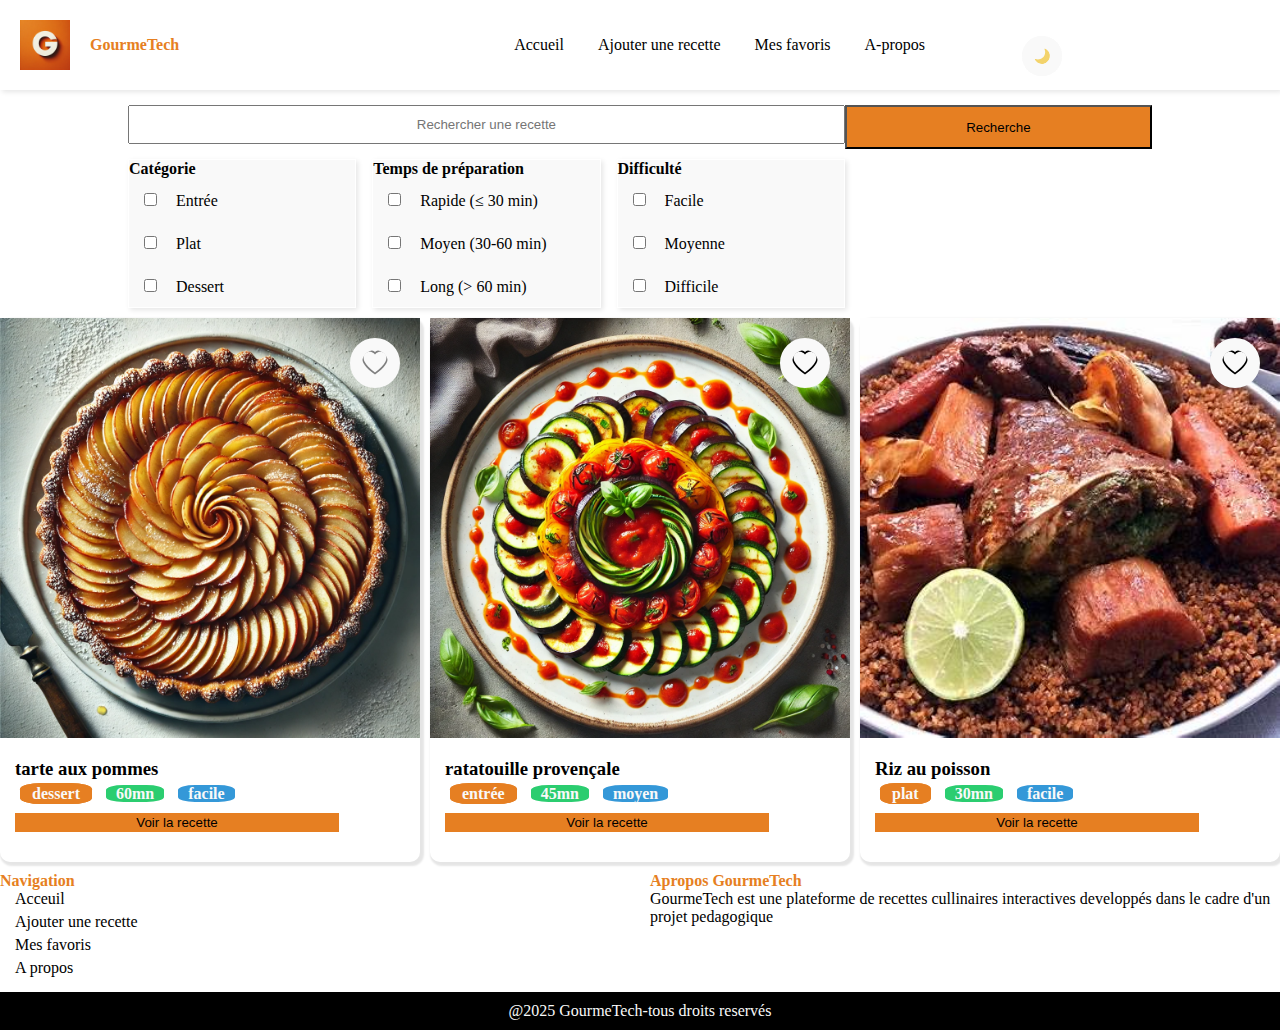
<file: index.html>
<!DOCTYPE html>
<html lang="fr">
<head>
    <meta charset="UTF-8">
    <meta name="viewport" content="width=device-width, initial-scale=1.0">
    <title>TP-GourmeTech</title>
    <link rel="stylesheet" href="css/style.css">
    <script src="js/script.js"defer></script>
</head>
<body>
   
    <header>
        <a href="index.html"> <img src="assets/image/logo.webp"width="20" height="50" alt="Logo de GourmeTech"> </a>
        <span>GourmeTech</span>
       
       
            <button class="burger">
                <svg viewBox="0 0 100 100" width="40" height="40" fill="#000">
                    <rect y="7" width="100" height="15"></rect>
                    <rect y="42" width="100" height="15"></rect>
                    <rect y="78" width="100" height="15"></rect>
                </svg>
    
            </button>
       
   
     
        <!-- navigation -->
        <nav class="menu">
           
            <ul>
                <li><a href="index.html">Accueil</a></li>
                <li><a href="recette.html">Ajouter une recette</a></li>
                <li><a href="favoris.html">Mes favoris</a></li>
                <li><a href="a-propos.html">A-propos</a></li>
            </ul>
        </nav>
       
    </svg>
    <svg id="sun-icon" xmlns="http://www.w3.org/2000/svg" width="24" height="24" fill="none" viewBox="0 0 24 24" stroke="currentColor">
        <path stroke-linecap="round" stroke-linejoin="round" stroke-width="2" d="M12 4V2m0 20v-2m8.66-5.34l1.42-1.42m-16.97 0l-1.42-1.42m14.66-9.66l1.42 1.42m-16.97 0l-1.42-1.42m3.37 7.59A4.992 4.992 0 0012 16a4.992 4.992 0 004.93-3.77m-4.93-5.91a4.992 4.992 0 00-4.93 3.77m9.86 0A4.992 4.992 0 0012 4a4.992 4.992 0 00-4.93 3.77"></path>
    </svg>
    <svg xmlns="http://www.w3.org/2000/svg" width="16" height="16" fill="currentColor" class="moon" viewBox="0 0 16 16">
        <path d="M6 .278a.77.77 0 0 1 .08.858 7.2 7.2 0 0 0-.878 3.46c0 4.021 3.278 7.277 7.318 7.277q.792-.001 1.533-.16a.79.79 0 0 1 .81.316.73.73 0 0 1-.031.893A8.35 8.35 0 0 1 8.344 16C3.734 16 0 12.286 0 7.71 0 4.266 2.114 1.312 5.124.06A.75.75 0 0 1 6 .278"/>
      </svg>
    
       
       
    </header>
    <main>
        <!-- Première section contenant les options de recherche et les filtres -->
        <div class="first">
            <section class="section1">
                <!-- Champ de texte pour rechercher une recette -->
                <input type="text"  id="text" placeholder="Rechercher une recette">
                <!-- Bouton de recherche -->
                <button class="button">Recherche</button>
            </section>
    
            <div class="recette">
                <!-- Section pour les catégories de recettes -->
                <section class="section2">
                    <h1>Catégorie</h1>
                    <!-- Liste des catégories avec des cases à cocher -->
                    <article class="check1">
                        <div>
                            <input type="checkbox" name="entrée" id="entrée">
                            <label for="entrée">Entrée</label>
                        </div>
                        <div>
                            <input type="checkbox" name="plat" id="plat">
                            <label for="plat">Plat</label>
                        </div>
                        <div>
                            <input type="checkbox" name="dessert" id="dessert">
                            <label for="dessert">Dessert</label>
                        </div>
                    </article>
                </section>
    
                <!-- Section pour le temps de préparation -->
                <section class="section3">
                    <h2>Temps de préparation</h2>
                    <article class="check2">
                        <div>
                            <input type="checkbox" name="temps" id="rapide">
                            <label for="rapide">Rapide (≤ 30 min)</label>
                        </div>
                        <div>
                            <input type="checkbox" name="temps" id="moyen">
                            <label for="moyen">Moyen (30-60 min)</label>
                        </div>
                        <div>
                            <input type="checkbox" name="temps" id="long">
                            <label for="long">Long (> 60 min)</label>
                        </div>
                    </article>
                </section>
    
                <!-- Section pour la difficulté de la recette -->
                <section class="section3">
                    <h2>Difficulté</h2>
                    <article class="check3">
                        <div>
                            <input type="checkbox" name="difficulte" id="facile">
                            <label for="facile">Facile</label>
                        </div>
                        <div>
                            <input type="checkbox" name="difficulte" id="moyenne">
                            <label for="moyenne">Moyenne</label>
                        </div>
                        <div>
                            <input type="checkbox" name="difficulte" id="difficile">
                            <label for="difficile">Difficile</label>
                        </div>
                    </article>
                </section>
            </div>
        </div>
    
        <!-- Deuxième section contenant les recettes affichées -->
        <div class="second">
            <section class="sect4">
                <!-- Première recette avec une catégorie, une image, et un bouton "Voir la recette" -->
                <figure data-categorie="tarte aux pommes">
                    <img src="assets/image/tarte aux pommes ia.webp" alt="tarte aux pommes généré par IA">
                    <!-- Icône de favori -->
                    <svg xmlns="http://www.w3.org/2000/svg" width="16" height="16" fill="gray" class="heart" viewBox="0 0 16 16">
                        <path d="m8 2.748-.717-.737C5.6.281 2.514.878 1.4 3.053c-.523 1.023-.641 2.5.314 4.385.92 1.815 2.834 3.989 6.286 6.357 3.452-2.368 5.365-4.542 6.286-6.357.955-1.886.838-3.362.314-4.385C13.486.878 10.4.28 8.717 2.01zM8 15C-7.333 4.868 3.279-3.04 7.824 1.143q.09.083.176.171a3 3 0 0 1 .176-.17C12.72-3.042 23.333 4.867 8 15"/>
                    </svg>
                    <figcaption>
                        <h3>tarte aux pommes</h3>
                        <!-- Informations sur la recette -->
                        <span class="orange">dessert</span>
                        <span class="vert">60mn</span>
                        <span class="bleu">facile</span>
                        <!-- Bouton pour voir la recette -->
                        <button>Voir la recette</button>
                    </figcaption>
                </figure>
    
                <!-- Deuxième recette -->
                <figure data-categorie="ratatouille">
                    <img src="assets/image/ratatouilles ia.webp" alt="ratatouille généré par IA">
                    <svg xmlns="http://www.w3.org/2000/svg" width="16" height="16" fill="currentColor" class="heart" viewBox="0 0 16 16">
                        <path d="m8 2.748-.717-.737C5.6.281 2.514.878 1.4 3.053c-.523 1.023-.641 2.5.314 4.385.92 1.815 2.834 3.989 6.286 6.357 3.452-2.368 5.365-4.542 6.286-6.357.955-1.886.838-3.362.314-4.385C13.486.878 10.4.28 8.717 2.01zM8 15C-7.333 4.868 3.279-3.04 7.824 1.143q.09.083.176.171a3 3 0 0 1 .176-.17C12.72-3.042 23.333 4.867 8 15"/>
                    </svg>
                    <figcaption>
                        <h3>ratatouille provençale</h3>
                        <span class="orange">entrée</span>
                        <span class="vert">45mn</span>
                        <span class="bleu">moyen</span>
                        <button>Voir la recette</button>
                    </figcaption>
                </figure>
    
                <!-- Troisième recette -->
                <figure data-categorie="riz au poisson">
                    <img src="assets/image/riz au poisson 3.jpg" alt="riz au poisson">
                    <svg xmlns="http://www.w3.org/2000/svg" width="16" height="16" fill="currentColor" class="heart" viewBox="0 0 16 16">
                        <path d="m8 2.748-.717-.737C5.6.281 2.514.878 1.4 3.053c-.523 1.023-.641 2.5.314 4.385.92 1.815 2.834 3.989 6.286 6.357 3.452-2.368 5.365-4.542 6.286-6.357.955-1.886.838-3.362.314-4.385C13.486.878 10.4.28 8.717 2.01zM8 15C-7.333 4.868 3.279-3.04 7.824 1.143q.09.083.176.171a3 3 0 0 1 .176-.17C12.72-3.042 23.333 4.867 8 15"/>
                    </svg>
                    <figcaption>
                        <h3>Riz au poisson</h3>
                        <span class="orange">plat</span>
                        <span class="vert">30mn</span>
                        <span class="bleu">facile</span>
                        <button>Voir la recette</button>
                    </figcaption>
                </figure>
            </section>
        </div>
    </main>
    
    <!-- Footer contenant les informations de navigation et à propos -->
    <footer>
        <div class="foot">
            <!-- Section de navigation -->
            <section>
                <h1>Navigation</h1>
                <ul>
                    <li><a href="index.html">Acceuil </a></li>
                    <li><a href="recette.html">Ajouter une recette</a></li>
                    <li><a href="favoris.html">Mes favoris</a></li>
                    <li><a href="a-propos.html">A propos</a></li>
                </ul>
            </section>
    
            <!-- Section à propos de GourmeTech -->
            <section>
                <h2>Apropos GourmeTech</h2>
                <p>GourmeTech est une plateforme de recettes cullinaires interactives developpés dans le cadre d'un projet pedagogique</p>
            </section>
        </div>
        <!-- Informations de copyright -->
        <div class="last">
            <p> @2025 GourmeTech-tous droits reservés</p>
        </div>
    </footer>
    
    </body>
    </html>
</file>
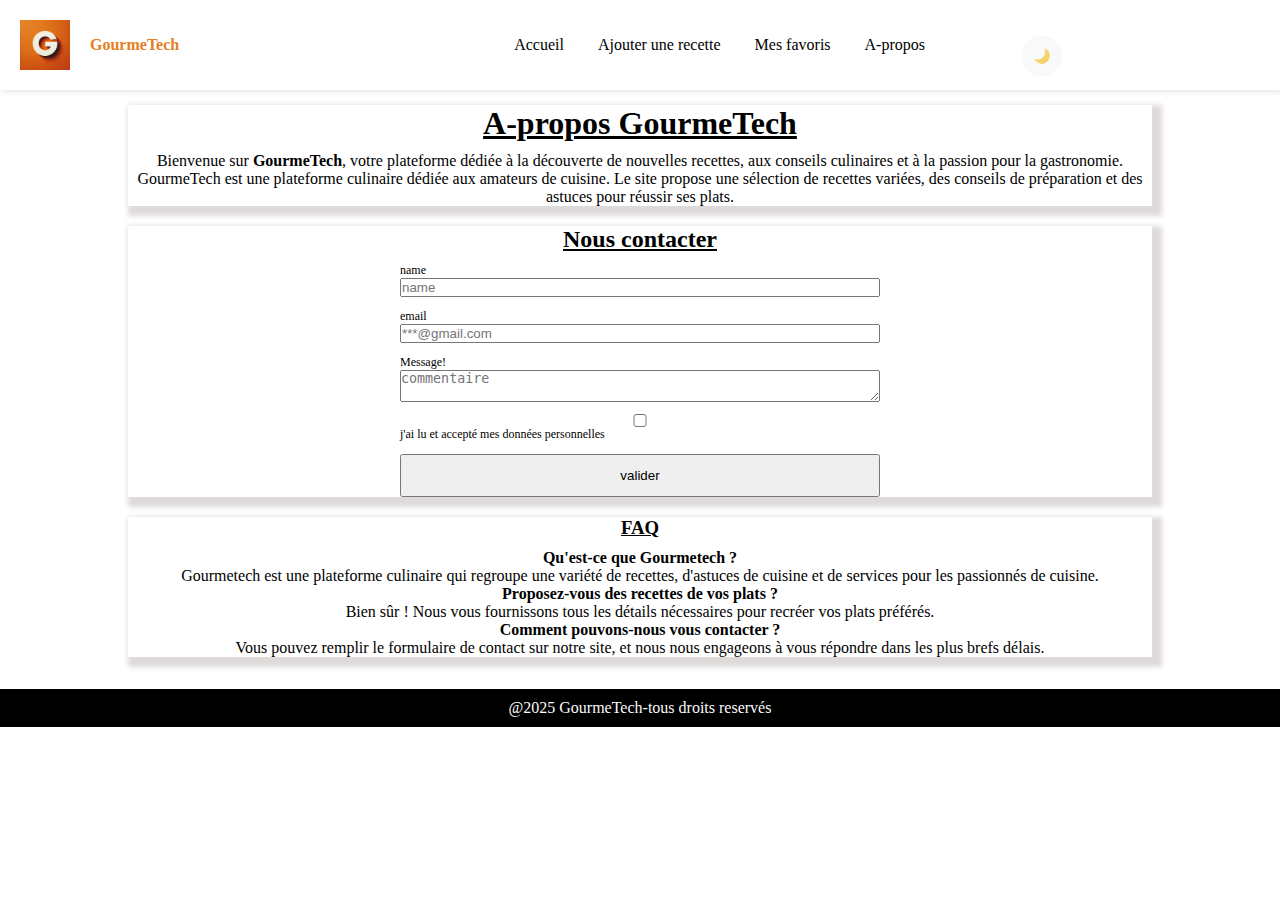
<file: a-propos.html>
<!DOCTYPE html>
<html lang="en">
<head>
    <meta charset="UTF-8">
    <meta name="viewport" content="width=device-width, initial-scale=1.0">
    <title>Page-A-propos</title>
    <link rel="stylesheet" href="css/apropos.css">
    <script src="js/a-propos.js" defer></script>
</head>
<body>
    <header>
        <a href="index.html"> <img src="assets/image/logo.webp"width="20" height="50" alt="Logo de GourmeTech"> </a>
        <span>GourmeTech</span>
       
       
            <button class="burger">
                <svg viewBox="0 0 100 100" width="40" height="40" fill="#000">
                    <rect y="7" width="100" height="15"></rect>
                    <rect y="42" width="100" height="15"></rect>
                    <rect y="78" width="100" height="15"></rect>
                </svg>
    
            </button>
       
   
     
        <!-- navigation -->
        <nav class="menu">
           
            <ul>
                <li><a href="index.html">Accueil</a></li>
                <li><a href="recette.html">Ajouter une recette</a></li>
                <li><a href="favoris.html">Mes favoris</a></li>
                <li><a href="a-propos.html">A-propos</a></li>
            </ul>
        </nav>
       
    </svg>
    <svg id="sun-icon" xmlns="http://www.w3.org/2000/svg" width="24" height="24" fill="none" viewBox="0 0 24 24" stroke="currentColor">
        <path stroke-linecap="round" stroke-linejoin="round" stroke-width="2" d="M12 4V2m0 20v-2m8.66-5.34l1.42-1.42m-16.97 0l-1.42-1.42m14.66-9.66l1.42 1.42m-16.97 0l-1.42-1.42m3.37 7.59A4.992 4.992 0 0012 16a4.992 4.992 0 004.93-3.77m-4.93-5.91a4.992 4.992 0 00-4.93 3.77m9.86 0A4.992 4.992 0 0012 4a4.992 4.992 0 00-4.93 3.77"></path>
    </svg>
    <svg xmlns="http://www.w3.org/2000/svg" width="16" height="16" fill="currentColor" class="moon" viewBox="0 0 16 16">
        <path d="M6 .278a.77.77 0 0 1 .08.858 7.2 7.2 0 0 0-.878 3.46c0 4.021 3.278 7.277 7.318 7.277q.792-.001 1.533-.16a.79.79 0 0 1 .81.316.73.73 0 0 1-.031.893A8.35 8.35 0 0 1 8.344 16C3.734 16 0 12.286 0 7.71 0 4.266 2.114 1.312 5.124.06A.75.75 0 0 1 6 .278"/>
      </svg>
    
      </header> 
      <main>
        <!-- Section principale contenant la présentation de GourmeTech -->
        <section class="sect1">
            <!-- Titre de la section "A propos" -->
            <h1>A-propos GourmeTech</h1>
    
            <!-- Premier paragraphe présentant la plateforme GourmeTech -->
            <p>
                Bienvenue sur <strong>GourmeTech</strong>, votre plateforme dédiée 
                à la découverte de nouvelles recettes, 
                aux conseils culinaires et à la passion pour la gastronomie.
            </p>
            <!-- Deuxième paragraphe expliquant les services offerts par GourmeTech -->
            <p>
                GourmeTech est une plateforme culinaire dédiée aux amateurs de cuisine. Le site propose 
                une sélection de recettes variées, 
                des conseils de préparation et des astuces pour réussir ses plats.
            </p>
        </section>
    
        <!-- Section pour les informations de contact -->
        <section class="sect2">
            <h2>Nous contacter</h2>
            <!-- Formulaire de contact -->
            <fieldset>
                <form action="">
                    <!-- Champ pour entrer le nom -->
                    <div>
                        <label for="text">name</label>
                        <input type="name" id="text" name="name" placeholder="name" aria-label="votre nom">
                    </div>
                    <!-- Champ pour entrer l'email -->
                    <div>
                        <label for="email">email</label>
                        <input type="email" id="email" name="email" placeholder="***@gmail.com" aria-label="votre mail">
                    </div>
                    <!-- Champ pour entrer un message -->
                    <div>
                        <label for="text">Message!</label>
                        <textarea name="textarea" id="text" aria-label="votre message" placeholder="commentaire"></textarea>
                    </div>
                    <!-- Case à cocher pour accepter les données personnelles -->
                    <div>
                        <input type="checkbox" id="rgpd" name="rgpd" aria-label=" case à coché" required>
                        <label for="rgpd" >j'ai lu et accepté mes données personnelles</label>
                    </div>
                    <!-- Bouton pour envoyer le formulaire -->
                    <button type="submit">valider</button>
                </form>
            </fieldset>
        </section>
        
        <!-- Section pour les questions fréquemment posées (FAQ) -->
        <section class="sect3">
            <h3>FAQ</h3>
    
            <!-- Première question de la FAQ -->
            <div>
                <p><strong>Qu'est-ce que Gourmetech ?</strong></p>
                <p>Gourmetech est une plateforme culinaire qui regroupe une variété de recettes, d'astuces de cuisine et de services pour les passionnés de cuisine.</p>
            </div>
    
            <!-- Deuxième question de la FAQ -->
            <div>
                <p><strong>Proposez-vous des recettes de vos plats ?</strong></p>
                <p>Bien sûr ! Nous vous fournissons tous les détails nécessaires pour recréer vos plats préférés.</p>
            </div>
    
            <!-- Troisième question de la FAQ -->
            <div>
                <p><strong>Comment pouvons-nous vous contacter ?</strong></p>
                <p>Vous pouvez remplir le formulaire de contact sur notre site, et nous nous engageons à vous répondre dans les plus brefs délais.</p>
            </div>
        </section>
    </main>
    
    <!-- Footer avec les informations de copyright -->
    <footer>
        @2025 GourmeTech-tous droits reservés
    </footer>
    
    </body>
    </html>
</file>
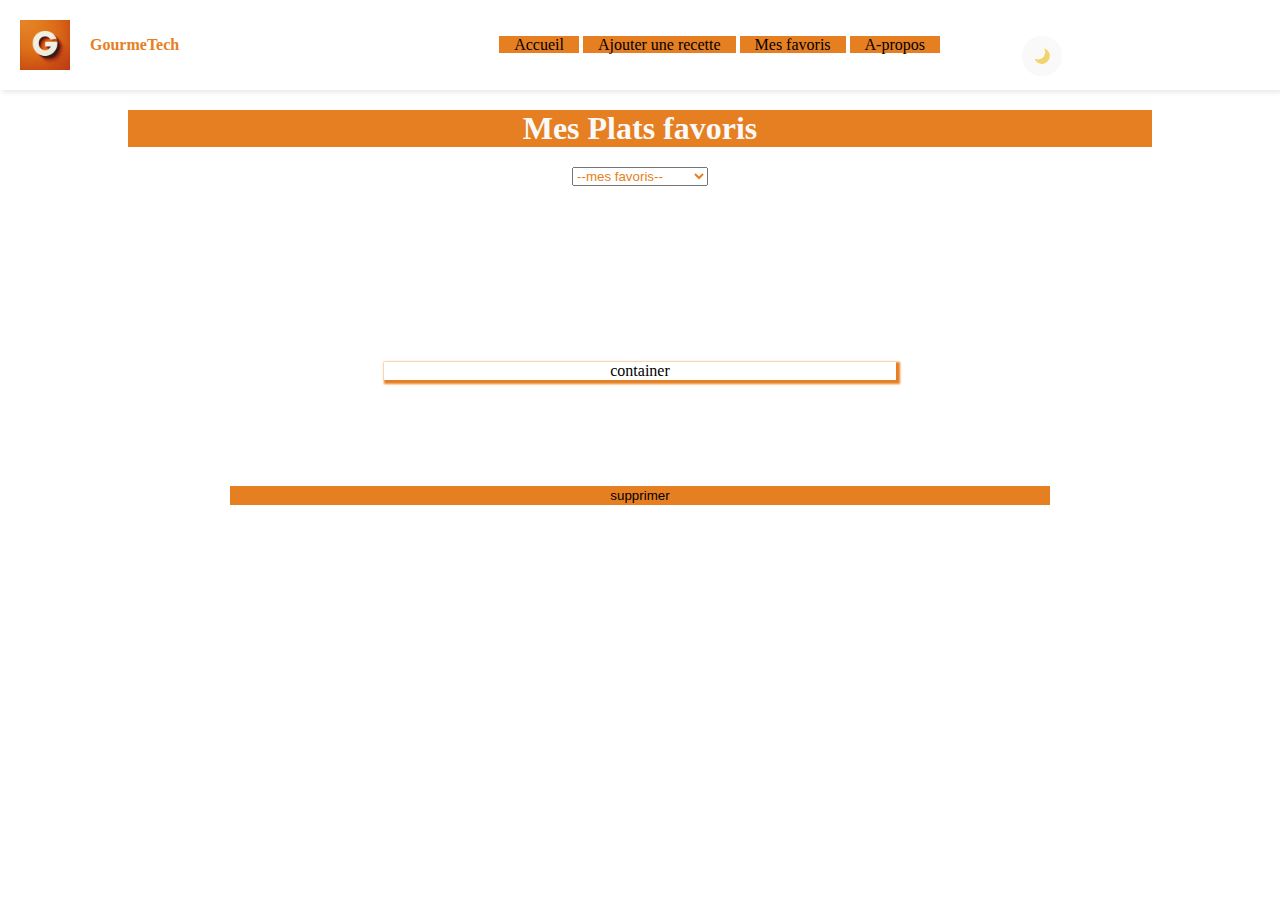
<file: favoris.html>
<!DOCTYPE html>
<html lang="fr">
<head>
    <meta charset="UTF-8">
    <meta name="viewport" content="width=device-width, initial-scale=1.0">
    <title> Page-Favoris</title>
    <link rel="stylesheet" href="css/favoris.css">
    <script src="js/favoris.js" defer></script>
</head>
<body>
    
        <header>
            <a href="index.html"> <img src="assets/image/logo.webp"width="20" height="50" alt="Logo de GourmeTech"> </a>
            <span>GourmeTech</span>
           
           
                <button class="burger">
                    <svg viewBox="0 0 100 100" width="40" height="40" fill="#000">
                        <rect y="7" width="100" height="15"></rect>
                        <rect y="42" width="100" height="15"></rect>
                        <rect y="78" width="100" height="15"></rect>
                    </svg>
        
                </button>
           
       
         
            <!-- navigation -->
            <nav class="menu">
               
                <ul>
                    <li><a href="index.html">Accueil</a></li>
                    <li><a href="recette.html">Ajouter une recette</a></li>
                    <li><a href="favoris.html">Mes favoris</a></li>
                    <li><a href="a-propos.html">A-propos</a></li>
                </ul>
            </nav>
           
        </svg>
        <svg id="sun-icon" xmlns="http://www.w3.org/2000/svg" width="24" height="24" fill="none" viewBox="0 0 24 24" stroke="currentColor">
            <path stroke-linecap="round" stroke-linejoin="round" stroke-width="2" d="M12 4V2m0 20v-2m8.66-5.34l1.42-1.42m-16.97 0l-1.42-1.42m14.66-9.66l1.42 1.42m-16.97 0l-1.42-1.42m3.37 7.59A4.992 4.992 0 0012 16a4.992 4.992 0 004.93-3.77m-4.93-5.91a4.992 4.992 0 00-4.93 3.77m9.86 0A4.992 4.992 0 0012 4a4.992 4.992 0 00-4.93 3.77"></path>
        </svg>
        <svg xmlns="http://www.w3.org/2000/svg" width="16" height="16" fill="currentColor" class="moon" viewBox="0 0 16 16">
            <path d="M6 .278a.77.77 0 0 1 .08.858 7.2 7.2 0 0 0-.878 3.46c0 4.021 3.278 7.277 7.318 7.277q.792-.001 1.533-.16a.79.79 0 0 1 .81.316.73.73 0 0 1-.031.893A8.35 8.35 0 0 1 8.344 16C3.734 16 0 12.286 0 7.71 0 4.266 2.114 1.312 5.124.06A.75.75 0 0 1 6 .278"/>
          </svg>
        
           

    </header>
    <main>
        <!-- Section principale contenant le titre et les éléments de la page -->
        <section>
            <!-- Titre de la section "Mes Plats favoris" -->
            <h1>
                Mes Plats favoris
            </h1>
    
            <!-- Menu déroulant (select) pour afficher la liste des plats favoris -->
            <select name="menu roulant" id="favoris">
                <!-- Option par défaut avec le texte "--mes favoris--" -->
                <option value="Recherche">--mes favoris--</option>
                <!-- Plats à choisir dans la liste -->
                <option value="riz au poisson">riz au poisson</option>
                <option value="ratatouille">ratatouille</option>
                <option value="tartes aux pommes">tartes aux pommes</option>
            </select>
    
            <!-- Conteneur pour afficher les éléments sélectionnés ou d'autres informations -->
            <div id="container">container</div>
    
            <!-- Bouton pour supprimer un plat favori -->
            <button class="delete"> supprimer</button>
    
        </section>
    </main>
    
    </body>
    </html>
</file>
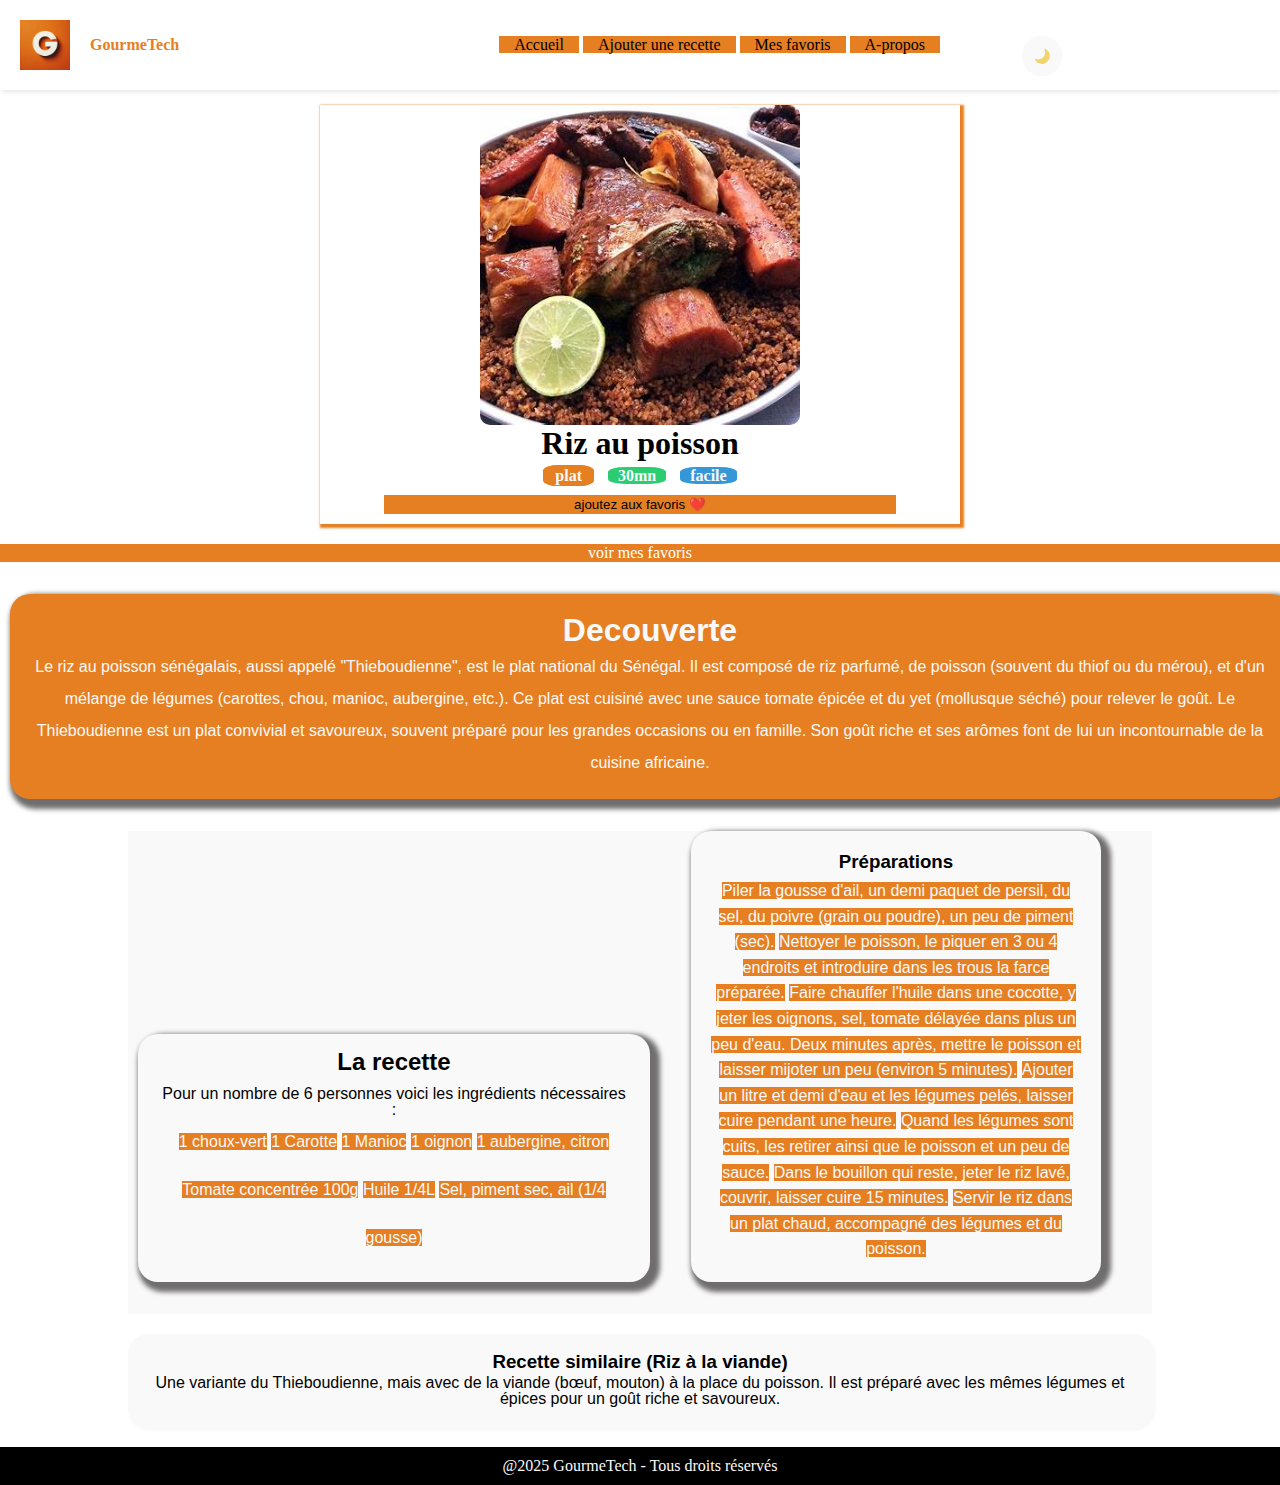
<file: recette.html>
<!DOCTYPE html>
<html lang="fr">

<head>
    <meta charset="UTF-8">
    <meta name="viewport" content="width=device-width, initial-scale=1.0">
    <title>Page-recette</title>
    <link rel="stylesheet" href="css/recette.css">
    <script src="js/recette.js" defer></script>
</head>

<body>
   
        <header>
            <!-- Lien vers la page d'accueil avec le logo -->
            <a href="index.html"> 
                <img src="assets/image/logo.webp" width="20" height="50" alt="Logo de GourmeTech"> 
            </a>
            <span>GourmeTech</span>
        
            <!-- Bouton de menu burger (mobile) -->
            <button class="burger">
                <svg viewBox="0 0 100 100" width="40" height="40" fill="#000">
                    <rect y="7" width="100" height="15"></rect>
                    <rect y="42" width="100" height="15"></rect>
                    <rect y="78" width="100" height="15"></rect>
                </svg>
            </button>
        
            <!-- Menu de navigation principal -->
            <nav class="menu">
                <ul>
                    <li><a href="index.html">Accueil</a></li>
                    <li><a href="recette.html">Ajouter une recette</a></li>
                    <li><a href="favoris.html">Mes favoris</a></li>
                    <li><a href="a-propos.html">A-propos</a></li>
                </ul>
            </nav>
        
            <!-- Icône du soleil pour le mode clair -->
            <svg id="sun-icon" xmlns="http://www.w3.org/2000/svg" width="24" height="24" fill="none" viewBox="0 0 24 24" stroke="currentColor">
                <path stroke-linecap="round" stroke-linejoin="round" stroke-width="2" d="M12 4V2m0 20v-2m8.66-5.34l1.42-1.42m-16.97 0l-1.42-1.42m14.66-9.66l1.42 1.42m-16.97 0l-1.42-1.42m3.37 7.59A4.992 4.992 0 0012 16a4.992 4.992 0 004.93-3.77m-4.93-5.91a4.992 4.992 0 00-4.93 3.77m9.86 0A4.992 4.992 0 0012 4a4.992 4.992 0 00-4.93 3.77"></path>
            </svg>
            
            <!-- Icône de la lune pour le mode sombre -->
            <svg xmlns="http://www.w3.org/2000/svg" width="16" height="16" fill="currentColor" class="moon" viewBox="0 0 16 16">
                <path d="M6 .278a.77.77 0 0 1 .08.858 7.2 7.2 0 0 0-.878 3.46c0 4.021 3.278 7.277 7.318 7.277q.792-.001 1.533-.16a.79.79 0 0 1 .81.316.73.73 0 0 1-.031.893A8.35 8.35 0 0 1 8.344 16C3.734 16 0 12.286 0 7.71 0 4.266 2.114 1.312 5.124.06A.75.75 0 0 1 6 .278"/>
            </svg>
        </header>
        
        <main>
            <!-- Section contenant une recette avec son image et informations -->
            <section>
                <figure class="plat" data-id="riz au poisson">
                    <img src="assets/image/riz au poisson 3.jpg" alt="riz au poisson">
                    <figcaption>
                        <h1>Riz au poisson </h1>
                        <span class="orange">plat</span>
                        <span class="vert">30mn</span>
                        <span class="bleu">facile</span>
                        <!-- Bouton d'ajout aux favoris -->
                        <button class="btn">ajoutez aux favoris ❤️</button>
                    </figcaption>
                </figure>
                
                <!-- Lien vers la page de favoris -->
                <div class="fav">
                    <a href="favoris.html">voir mes favoris</a>
                </div>
            </section>
        
            <!-- Section qui présente la découverte du plat -->
            <section id="Decouverte">
                <h1>Decouverte</h1>
                <p>
                    Le riz au poisson sénégalais, aussi appelé "Thieboudienne", est le plat national du Sénégal. Il est composé de riz parfumé, de poisson (souvent du thiof ou du mérou), et d'un mélange de légumes (carottes, chou, manioc, aubergine, etc.). Ce plat est cuisiné avec une sauce tomate épicée et du yet (mollusque séché) pour relever le goût.
                    Le Thieboudienne est un plat convivial et savoureux, souvent préparé pour les grandes occasions ou en famille. Son goût riche et ses arômes font de lui un incontournable de la cuisine africaine.
                </p>
            </section>
        
            <!-- Section détaillant les ingrédients nécessaires -->
            <div class="first">
                <section id="recette">
                    <h2>La recette</h2>
                    <p>Pour un nombre de 6 personnes voici les ingrédients nécessaires :</p>
                    <ul>
                        <li>1 choux-vert</li>
                        <li>1 Carotte</li>
                        <li>1 Manioc</li>
                        <li>1 oignon</li>
                        <li>1 aubergine, citron</li>
                        <li>Tomate concentrée 100g</li>
                        <li>Huile 1/4L</li>
                        <li>Sel, piment sec, ail (1/4 gousse)</li>
                    </ul>
                </section>
        
                <!-- Section détaillant les étapes de la préparation -->
                <section id="preparations">
                    <h3>Préparations</h3>
                    <ol>
                        <li>Piler la gousse d'ail, un demi paquet de persil, du sel, du poivre (grain ou poudre), un peu de piment (sec).</li>
                        <li>Nettoyer le poisson, le piquer en 3 ou 4 endroits et introduire dans les trous la farce préparée.</li>
                        <li>Faire chauffer l'huile dans une cocotte, y jeter les oignons, sel, tomate délayée dans plus un peu d'eau. Deux minutes après, mettre le poisson et laisser mijoter un peu (environ 5 minutes).</li>
                        <li>Ajouter un litre et demi d'eau et les légumes pelés, laisser cuire pendant une heure.</li>
                        <li>Quand les légumes sont cuits, les retirer ainsi que le poisson et un peu de sauce.</li>
                        <li>Dans le bouillon qui reste, jeter le riz lavé, couvrir, laisser cuire 15 minutes.</li>
                        <li>Servir le riz dans un plat chaud, accompagné des légumes et du poisson.</li>
                    </ol>
                </section>
            </div>
        
            <!-- Section présentant une recette similaire -->
            <section class="second">
                <h3>Recette similaire (Riz à la viande)</h3>
                <p>Une variante du Thieboudienne, mais avec de la viande (bœuf, mouton) à la place du poisson. Il est préparé avec les mêmes légumes et épices pour un goût riche et savoureux.</p>
            </section>
        
            <!-- Footer de la page -->
            <footer>
                @2025 GourmeTech - Tous droits réservés
            </footer>
        </main>
        
        </body>
        </html>
        




    </main>

</body>

</html>
</file>
<file: css/style.css>
:root{
    --primary-color:#E67F22; /* Définition de la couleur principale */
    --secondary-color:#f9f9f9; /* Définition de la couleur secondaire */
    --bolder : 700; /* Poids de police plus gras */
    font-size:16px; /* Taille de police de base */
}

/* Application du box-sizing pour tous les éléments afin de gérer la taille des boîtes */
*{
    box-sizing: border-box; 
    padding: 0;
    margin: 0;
}

/* Style général du body avec une couleur de fond blanche et texte noir */
body {
    background-color: white;
    color: black;
}

/* Mode sombre (dark-theme) */
body.dark-theme {
    background-color: #333; /* Fond sombre */
    color: white; /* Texte clair */
}

/* Apparence de l'icône de la lune et du soleil */
.moon {
    display: block;
}
.sun {
    display: none;
}

.dark-theme .moon {
    display: none; /* Masquer la lune en mode sombre */
}

.dark-theme .sun {
    display: block; /* Afficher le soleil en mode sombre */
}

/* Images prenant toute la largeur du parent avec un remplissage adaptatif */
img{
    width: 100%;
    object-fit: cover; /* Remplissage de l'image */
    vertical-align: middle;
}

/* En-tête (header) avec disposition flexible, espace entre les éléments et ombre légère */
header{
    display: flex;
    justify-content: space-between;
    align-items: center;
    margin-bottom: 15px;
    padding: 20px;
    box-shadow: 2px 2px 5px rgba(0, 0, 0, 0.1); /* Ombre légère autour de l'en-tête */
    position: relative;

  .moon, #sun-icon {
        transform: rotate(-100deg); /* Rotation des icônes */
        width: 40px;
        height: 40px;
        padding: 10px;
        position: absolute;
        top: 40%;
        right: 17%; /* Positionnement des icônes */
        color: #F3D36B; /* Couleur dorée pour les icônes */
        border: 2px solid var(--secondary-color);
        border-radius: 50%; /* Forme circulaire */
        background-color: var(--secondary-color);
        transition: all 0.3s ease; /* Transition fluide */
    }
}

/* Navigation masquée par défaut */
nav{
    display: none;
    list-style: none;
}

/* Espacement et couleur pour les éléments en span */
span{
    font-weight: bolder;
    margin-left: 20px;
    color: var(--primary-color); /* Couleur principale */
}

/* Liens sans soulignement dans l'en-tête */
header a{
    text-decoration: none;
}

/* Largeur et marges pour la première section */
.first{
    width: 80%;
    margin: auto;
    margin-bottom: 30px;
}

/* Style pour le texte au centre de la page */
#text{
    width: 100%; 
    margin: auto;
    text-align: center;
    margin-bottom: 5px;
    padding: 10px;
}

/* Boutons avec couleur de fond primaire */
.button{
    width: 100%;
    background-color: var(--primary-color); /* Couleur primaire */
}

/* Sections 2 et 3 avec un fond secondaire, bordure et ombre */
.section2, .section3{
    background-color: var(--secondary-color);
    border: 1px solid white;
    box-shadow: 2px 2px 5px rgba(0, 0, 0, 0.1); /* Ombre autour de la section */
    margin-block: 10px;
}

/* Espacement des champs de saisie dans les sections */
input{
    margin: 15px;
}
figure { position: relative;

}

/* Mise en forme des légendes d'images */
figcaption{
    margin-block: 20px;
    margin-left: 15px;

    h3{
        margin-bottom: 5px;
    }

    /* Styles pour les étiquettes (orange, vert, bleu) */
    .orange{
        background-color: var(--primary-color);
        color: var(--secondary-color);
        border: 2px var(--primary-color) solid;
        border-radius: 30%;
        padding-inline: 10px;
        margin: 5px;
    }

    .vert{
        background-color: #2BCD70;
        color: var(--secondary-color);
        border-radius: 30%;
        padding-inline: 10px;
        margin: 5px;
    }

    .bleu{
        background-color: #3498D8;
        color: var(--secondary-color);
        border-radius: 30%;
        padding-inline: 10px;
        margin: 5px;
    }
}

/* Icône en forme de cœur positionnée en haut à droite des figures */
.heart{
    position: absolute;
    right: 20px;
    top: 20px;
    width: 50px;
    height: 50px;
    border: 2px solid var(--secondary-color);
    border-radius: 50%;
    padding: 10px;
    background-color: var(--secondary-color);
}

/* Style des boutons dans les figures */
figure button{
    width: 80%;
    margin: auto;
    text-align: center;
    border: 2px var(--primary-color) solid;
    margin-block: 10px;
    background-color: var(--primary-color);
}

/* Footer : dernière section avec fond noir et texte clair */
footer .last{
    background-color: black;
    color: var(--secondary-color);
    text-align: center;
    padding: 10px;
}

/* Masquer les éléments foot par défaut */
.foot{
    display: none;
}
@media screen and (min-width: 768px){
    


/* Largeur de la première section */
.first{
    width: 80%;
    margin: auto;
}

/* Disposition flexible pour la section 1 avec texte et bouton */
.section1{
    display: flex;
    #text{
        width: 70%;
    }
    .button{
        width: 30%;
    }
}

/* Sections 2 et 3 avec largeur 100% et marges automatiques */
.section2, .section3{
    width: 100%;
    margin: auto;
    margin-block: 10px;
}

/* Styles pour les titres h1 et h2 dans les sections */
h1, h2 {
    font-size: 16px;
}

/* Alignement des éléments checkboxes */
.check3, .check2, .check1{
    display: inline-flex;
}

/* Grid layout pour la section 4 */
.sect4{
    display: grid;
    grid-template-columns: 1fr 1fr;
    gap: 10px;
}

/* Style des figures dans la section 4 avec ombre et bordures arrondies */
figure{
    box-shadow: 2px 2px 2px 2px rgba(0, 0, 0, 0.1);
    border-radius: 10px;
    margin-bottom: 10px;
}
}

/* Layout responsif pour les grands écrans (plus de 1024px) */
@media screen and (min-width: 1024px) {
    header{
        position: relative;
    }

    /* Menu affiché sur les écrans larges */
    .menu {
        display: flex;
        justify-content: center;
        align-items: center;
        padding: 0;
        list-style: none;
        width: 50%;
        margin: auto;
    }

    /* Liens dans le menu sous forme de liste horizontale */
    li {
        display: inline;
    }

    li a {
        text-decoration: none;
        padding: 10px 15px;
        color: black;
    }

    /* Cacher le menu burger */
    .burger{
        display: none;
    }

    /* Mise en forme des recettes sous forme de grille */
    .recette { 
        display: grid;
        grid-template-columns: 1fr 1fr 1fr;
        gap: 1rem;
        width: 70%;
    }

    /* Disposition en grille pour les checkboxes */
    .check1, .check2, .check3{
        display: grid;
        grid-template-rows: auto;
    }

    /* Mise en forme de la section 4 avec une grille à 3 colonnes */
    .sect4{
        display: grid;
        grid-template-columns: 1fr 1fr 1fr;
    }

    /* Footer avec grille à 2 colonnes */
    .foot {
        display: grid;
        grid-template-columns: 1fr 1fr;
        gap: 20px;
        margin-bottom: 10px;
    }

    /* Titres du footer */
    .foot h1, .foot h2 {
        color: var(--primary-color);
    }

    /* Liste des éléments du footer */
    .foot ul {
        padding: 0;
    }

    .foot li {
        display: block;
        list-style: none;
        margin-bottom: 5px;
    }
}
</file>
<file: css/apropos.css>
:root{

    --primary-color:#E67F22;
    --secondary-color:#f9f9f9;
    --bolder : 700;
    font-size:16px ;
}

*{
    box-sizing: border-box;
    padding: 0;

    margin: 0;
}
body {
    background-color: white;
    color: black;
}


body.dark-theme {
    background-color: #333;
    color: white;
}

.moon {
    display: block;
}
.sun {
    display: none;
}

.dark-theme .moon {
    display: none;
}

.dark-theme .sun {
    display: block;
}

img{
    width: 100%;
   
    object-fit: cover;
    vertical-align: middle;
    
}

header{
    display: flex;
    justify-content: space-between;
    align-items: center;
    margin-bottom: 15px;
    padding: 20px;
    box-shadow: 2px 2px 5px rgba(0, 0, 0, 0.1);
    position: relative;

  .moon, #sun-icon {
        transform: rotate(-100deg);
        width: 40px;
        height: 40px;
        padding: 10px;
        position: absolute;
        top: 40%;
       right: 17%;
       color: #F3D36B;
       border: 2px solid var(--secondary-color);
       border-radius: 50%;
       background-color: var(--secondary-color) ;
       transition: all 0.3s ease;
       

       
     
       
       
    }
    
    }

    nav{
        display: none;
        list-style: none;
    }
    span{
        font-weight: bolder;
        margin-left: 20px;
        color: var(--primary-color);
    }



header a{
    text-decoration: none;
}
main{

    text-align: center;

    .sect1, .sect2, .sect3{

        width: 80%;
        margin: auto;
        margin-bottom: 20px;
       


}

h1, h2, h3{

    font-weight: var(--bolder);
    margin-bottom: 10px;
    text-decoration-line: underline;
    
}
fieldset {
    border: none;
    padding: 0;
    margin: 0;
    text-align: center;
}

form {
    max-width: 480px;
    margin: 0 auto;
    
}
;
   
form div {
   
    padding-bottom: 12px;
    font-size: 12px;
    text-align: left;
}

input,
textarea {
    display: block;
    width: 100%;
    box-sizing: border-box;
}


#rgpd {
    width: 100%;
 font-size: 1.5rem;
border-radius: 18px
}
button{width: 100%;
padding: 12px}
}






footer{
    background-color: black;
    color: var(--secondary-color);
    text-align: center;
    padding: 10px;

    margin-top: 2rem;
}

@media (min-width: 768px) {

    .sect1, .sect2, .sect3{
        box-shadow: 5px 5px 5px  5px rgb(223, 218, 218);
        
    }

    h1, h2, h3, {
        line-height: 1,6rem;
    }

    
}

@media (min-width: 1024px){
    header{
        position: relative;
    }
     .menu {
        display: flex;              
        justify-content:center; 
        align-items: center;
        padding: 0;
       
        list-style: none;  
        width: 50%;  
        margin: auto;   

    }
    
     li {
        display: inline;            
    }
    
     li a {
        text-decoration: none;      
        padding: 10px 15px; 
        color: black;        
                    
    }
    .burger{
        display: none;
    }



}
</file>
<file: css/favoris.css>
:root{

    --primary-color:#E67F22;
    --secondary-color:#f9f9f9;
    --bolder : 700;
    font-size:16px ;
}

*{
    box-sizing: border-box;
    padding: 0;

    margin: 0;
}
body {
    background-color: white;
    color: black;
}


body.dark-theme {
    background-color: #333;
    color: white;
}

.moon {
    display: block;
}
.sun {
    display: none;
}

.dark-theme .moon {
    display: none;
}

.dark-theme .sun {
    display: block;
}

img{
    width: 100%;
   
    object-fit: cover;
    vertical-align: middle;
    
}

header{
    display: flex;
    justify-content: space-between;
    align-items: center;
    margin-bottom: 15px;
    padding: 20px;
    box-shadow: 2px 2px 5px rgba(0, 0, 0, 0.1);
    position: relative;

  .moon, #sun-icon {
        transform: rotate(-100deg);
        width: 40px;
        height: 40px;
        padding: 10px;
        position: absolute;
        top: 40%;
       right: 17%;
       color: #F3D36B;
       border: 2px solid var(--secondary-color);
       border-radius: 50%;
       background-color: var(--secondary-color) ;
       transition: all 0.3s ease;
       

       
     
       
       
    }
    
    }

    nav{
        display: none;
        list-style: none;
    }
    span{
        font-weight: bolder;
        margin-left: 20px;
        color: var(--primary-color);
    }



header a{
    text-decoration: none;
}

    main{

        section{
            text-align: center;

            h1{
                
                color: var(--secondary-color);
                background-color: var(--primary-color);
                font-weight: var(--bolder);
                margin-block: 20px;
                
            }
    
            select{
                color: var(--primary-color);

                margin-bottom: 5rem;
               
    
            }


            .delete{

                text-align: center;
                margin-inline: 2rem
            }
        }
        #container {
           
        
            width: 50%;
            margin: auto;
            margin-bottom: 20px;
            text-align: center;
            box-shadow: 2px 2px 2px 2px var(--primary-color);
        }
        
        .container img {
            border-radius: 10px;
            height: auto;
            width: 50%;
        }
        
        .orange {
            background-color: var(--primary-color);
            color: var(--secondary-color);
            border: 2px var(--primary-color) solid;
            border-radius: 30%;
            padding-inline: 10px;
            margin: 5px;
        }
        
        .vert {
            background-color: #2BCD70;
            color: var(--secondary-color);
            border-radius: 30%;
            padding-inline: 10px;
            margin: 5px;
        }
        
        .bleu {
            background-color: #3498D8;
            color: var(--secondary-color);
            border-radius: 30%;
            padding-inline: 10px;
            margin: 5px;
        }
        
        button {
            width: 80%;
            margin: auto;
            text-align: center;
            border: 2px var(--primary-color) solid;
            margin-block: 10px;
            background-color: var(--primary-color);
        }
        
        #container div {
            display: none;
            background-color: var(--primary-color);
            margin-inline: 5px;
        }
        
        #container a {
            text-decoration: none;
            color: white;
            padding: 3px;
        }
        }
        @media (min-width: 768px){
            section{
                width: 80%;
                margin: auto;

                #container{

                   

                 margin-block: 6rem;
                }

            }

        }


                @media (min-width: 1024px) {


                    header{
                        position: relative;
                    }
                     .menu {
                        display: flex;              
                        justify-content:center; 
                        align-items: center;
                        padding: 0;
                       
                        list-style: none;  
                        width: 50%;  
                       margin: auto;
                        
                
                    }
                    
                     li {
                        display: inline;   
                        background-color: var(--primary-color);    
                        color: var(--secondary-color);     
                    }
                    
                     li a {
                        text-decoration: none;      
                        padding: 10px 15px; 
                        color: black;        
                                    
                    }
                    .burger{
                        display: none;
                    }           



                }







          








        }
</file>
<file: css/recette.css>
:root{

    --primary-color:#E67F22;
    --secondary-color:#f9f9f9;
    --bolder : 700;
    font-size:16px ;
}

*{
    box-sizing: border-box;
    padding: 0;

    margin: 0;
}
body {
    background-color: white;
    color: black;
}


body.dark-theme {
    background-color: #333;
    color: white;
}

.moon {
    display: block;
}
.sun {
    display: none;
}

.dark-theme .moon {
    display: none;
}

.dark-theme .sun {
    display: block;
}

img{
    width: 100%;
   
    object-fit: cover;
    vertical-align: middle;
    
}

header{
    display: flex;
    justify-content: space-between;
    align-items: center;
    margin-bottom: 15px;
    padding: 20px;
    box-shadow: 2px 2px 5px rgba(0, 0, 0, 0.1);
    position: relative;

  .moon, #sun-icon {
        transform: rotate(-100deg);
        width: 40px;
        height: 40px;
        padding: 10px;
        position: absolute;
        top: 40%;
       right: 17%;
       color: #F3D36B;
       border: 2px solid var(--secondary-color);
       border-radius: 50%;
       background-color: var(--secondary-color) ;
       transition: all 0.3s ease;
       

       
     
       
       
    }
    
    }

    nav{
        display: none;
        list-style: none;
    }
    span{
        font-weight: bolder;
        margin-left: 20px;
        color: var(--primary-color);
    }



header a{
    text-decoration: none;
    }
    .plat{
        width: 50%;
        margin: auto;
        margin-bottom: 20px;
        
        text-align: center;


        box-shadow: 2px 2px 2px 2px var(--primary-color);
        img{
            border-radius: 10px;
            height: auto;
            width: 50%; 
        }
            
            .orange{
                background-color: var(--primary-color);
                color: var(--secondary-color);
                border: 2px var(--primary-color) solid;
                border-radius: 30%;
                padding-inline: 10px;
                margin:5px
                
            }
            .vert{
                background-color:#2BCD70 ;
                color: var(--secondary-color);
                border-radius: 30%;
                padding-inline: 10px;
                margin: 5px;
        
                
        
        
        }
        .bleu {
            background-color: #3498D8;
            color: var(--secondary-color);
                border-radius: 30%;
                padding-inline: 10px;
                margin: 5px;
        }
        button{
            width: 80%;
            margin: auto;
            text-align: center;
            border:2px var(--primary-color) solid ;
            margin-block: 10px;
            background-color: var(--primary-color);
   

}




    }

    .fav {
        background-color: var(--primary-color);
        margin-bottom: 2rem;
        text-align: center;

        a {
            text-decoration: none;
            color: white;
            padding: 3px;
            
        }
    }
    #Decouverte{
    
        text-align: center;
        width: 100%;
        margin: auto;
        border-radius: 20px;
        box-shadow: 5px 5px 5px 5px rgb(111, 109, 109);
        color: var(--secondary-color);
        background-color:  var(--primary-color) ;
        padding: 20px;

        margin-inline: 10px;
        line-height: 2rem;
        margin-bottom: 2rem;
        font-family: 'Franklin Gothic Medium', 'Arial Narrow', Arial, sans-serif;
    
    
        
    
    }
    #recette{
        font-size: 1rem;



        text-align: center;
        width: 100%;
        margin: auto;
        border-radius: 20px;
        box-shadow: 5px 5px 5px 5px  rgb(111, 109, 109);
        color: black;
        line-height: 1rem;
        font-family: 'Franklin Gothic Medium', 'Arial Narrow', Arial, sans-serif;
        
        padding: 20px;

        margin-inline: 10px;

        margin-bottom: 2rem;
        p{
            margin-top: 1rem;
        }
        li{
            list-style: none;
            line-height: 3rem;

         
    
        }
     
       
    }
  

    #preparations{

        text-align: center;
        width: 100%;
        margin: auto;
        border-radius: 20px;
        box-shadow: 5px 5px 5px 5px rgb(111, 109, 109);
        color: black;
        font-size: 1rem;
        font-family: 'Franklin Gothic Medium', 'Arial Narrow', Arial, sans-serif;
       
        
      
        
        padding: 20px;

        margin-inline: 10px;

        margin-bottom: 2rem;
        li{
            list-style: none;
            line-height: 1.6rem;
        }
    }

    .second{
        text-align: center;
        width: 80%;
        margin: auto;
        border-radius: 20px;
        box-shadow: 5px 5px 5px 5px rgb(111, 109, 109);
        color: black;
        font-size: 1,6rem;
        font-family: 'Franklin Gothic Medium', 'Arial Narrow', Arial, sans-serif;

      
        
        padding: 20px;

       

        margin-bottom: 2rem;
        line-height: 2rem;
    }
    h1,h2,h3{
        margin-bottom: 5px;
    }

    footer{
        background-color: black;
        color: var(--secondary-color);
        text-align: center;
        padding: 10px;
    }
        


@media (min-width: 768px){

    #preparations{

        text-align: center;
        width: 80%;
        margin: auto;
        border-radius: 20px;
        box-shadow: 5px 5px 5px 5px rgb(111, 109, 109);
        color: black;
        font-size: 1rem;
        font-family: 'Franklin Gothic Medium', 'Arial Narrow', Arial, sans-serif;
        
      
        
        padding: 20px;

       

        margin-bottom: 2rem;
        li{
            list-style: none;
           
        }
    }

    .second{
        text-align: center;
        width: 80%;
        margin: auto;
        border-radius: 20px;
        box-shadow: 2px 2px 2px 2px var(--secondary-color);
        color: black;
        font-size: 1rem;
        font-family: 'Franklin Gothic Medium', 'Arial Narrow', Arial, sans-serif;

      
        
        padding: 20px;

        

        margin-bottom: 2rem;
        line-height: 1rem;
    }
  
}
@media screen and (min-width: 1024px){

    header{
        position: relative;
    }
     .menu {
        display: flex;              
        justify-content:center; 
        align-items: center;
        padding: 0;
       
        list-style: none;  
        width: 50%;  
       margin: auto;
        

    }
    
     li {
        display: inline;   
        background-color: var(--primary-color);    
        color: var(--secondary-color);     
    }
    
     li a {
        text-decoration: none;      
        padding: 10px 15px; 
        color: black;        
                    
    }
    .burger{
        display: none;
    }                                   
    main{
        
  
    .first{
        display: grid;
        grid-template-columns: 1fr 1fr;
        width: 80%;
        margin: auto;
        margin-block: 20px;
        background-color: var(--secondary-color);
        
    }
    
    .button{
        text-align: center;
        margin-block: 20px;
      
        button{
            background-color: var(--primary-color);
            color: white;
        }
       
        #preparations, #recette {
            color: black;
            background-color: white;
        }
    }
    .second{
        text-align: center;
        background-color: var(--secondary-color);
        margin-bottom: 20px;
    }
    
     footer{
        background-color: black;
        color: var(--secondary-color);
        text-align: center;
        padding: 10px; 
     }
    }

    }
</file>
